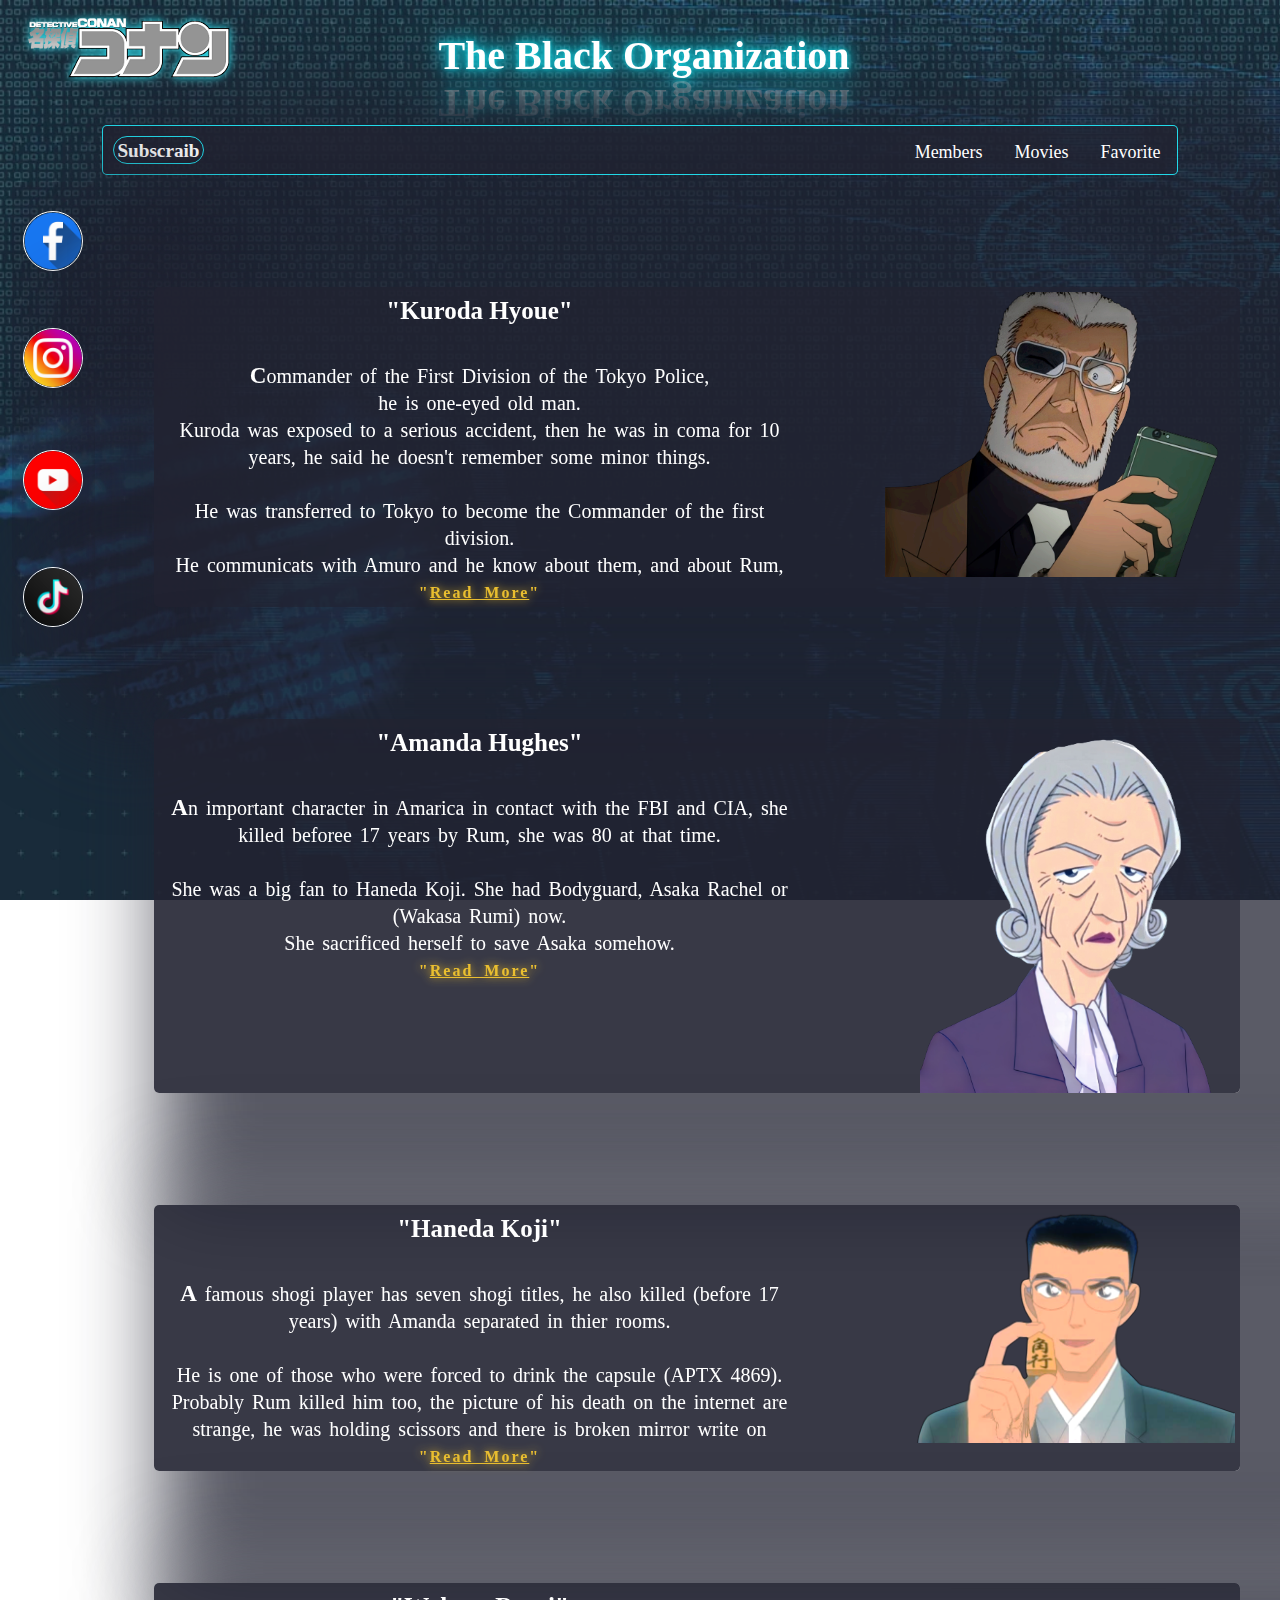
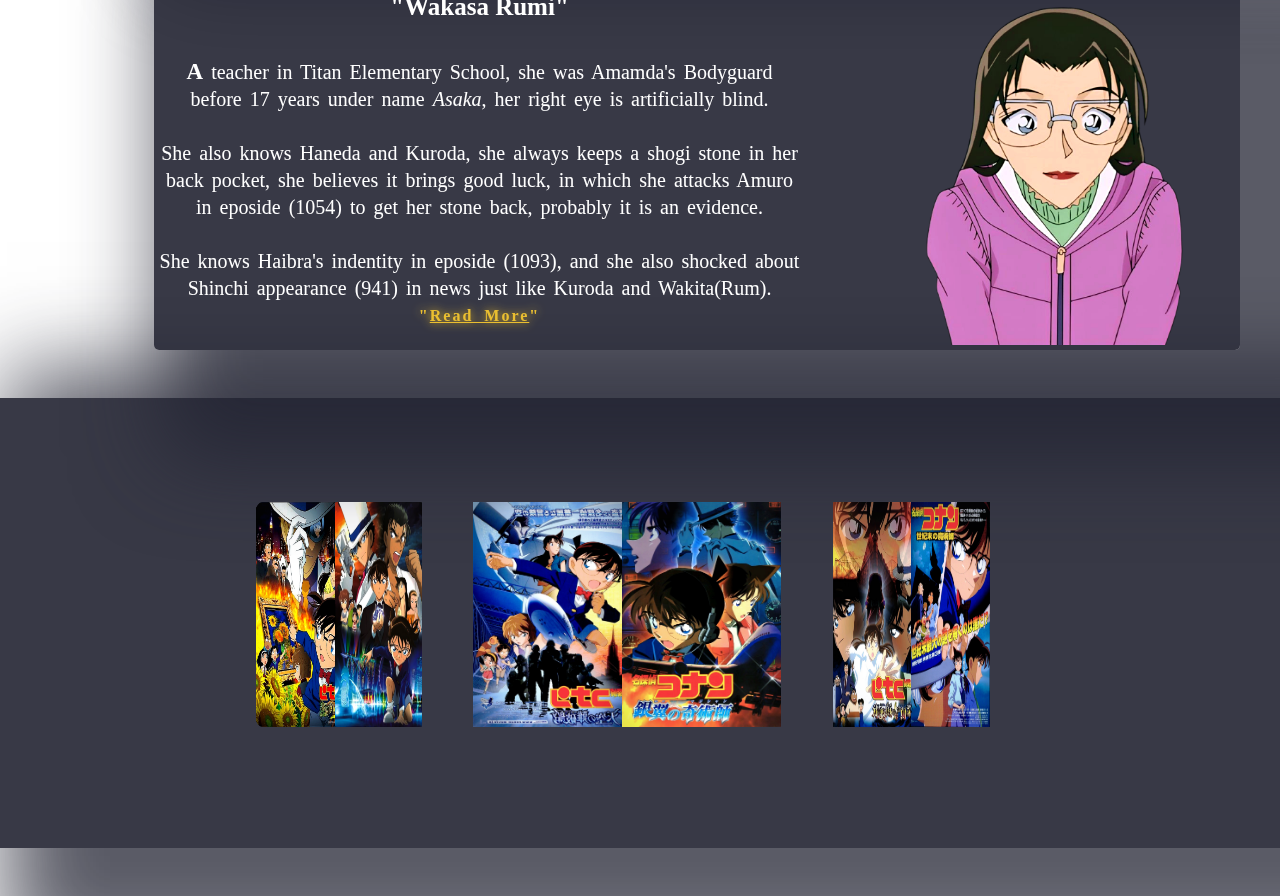
<file: favor.htm>
<!DOCTYPE html>
<html lang="en">
<head>
    <meta charset="UTF-8">
    <meta name="viewport" content="width=device-width, initial-scale=1">
    <title>The Black Organization</title>
    <meta name="keywords" content="kir, korn, Chianti, rye, rey, vodka, ">
    <meta name="description" content="information aboutthe Black Organization includes: the members, the movies and main characters">
    <link rel="stylesheet" href="favor.css">
    <link rel="icon" href="animal_crow_icon_159048.png">

</head>
<body>
    
<header>    

        <img src="logo.webp" class="non" alt="">
    
        <h1>The Black Organization</h1>
    
</header>  
    
    
<nav >
    
        <div class="sub">Subscraib</div>
             
        <ul type="none">
            <li> <a href="index.htm">Members</a></li>
            <li> <a href="movies.htm">Movies</a></li>
            <li> <a href="favor.htm">Favorite</a></li>
        </ul>  
    
</nav>     


<aside class="loog">

    <img src="face.png" alt="" class="soil">
     <a href="https://www.instagram.com/ahmed_s106?igsh=MXF3aHVrY2x4dzRpbA=="> <img src="insta.png" class="soil" alt=""> </a>
    <img src="tube.png" alt="" class="soil">
    <img src="tiktok.png" alt="" class="soil">
</aside>


<section class="box">

    <img src="coroda.png" alt="" class="nobg">

   <aside class="text">
    <h2>"Kuroda Hyoue"</h2>

    <P>
        <br> <b>C</b>ommander of the First Division of the Tokyo Police, <br>
        he is one-eyed old man. <br>
        Kuroda was exposed to a serious accident, then he was in coma for 10 years, he said he doesn't remember some minor things. <br><br>
        He was transferred to Tokyo to become the Commander of the first division. <br>
        He communicats with Amuro and he know about them, and about Rum,<br>
        <h4 class="togglebutton" onclick="co()">"<u>Read More</u>"</h4>      
 
        <div class="a">
            <p>
                he also knows about Wakasa, in which in eposide (909) when he was looking at Haneda murder case, he heard that Wakasa will come to camping
                trip with the little detectives, he said "This is not her habit!". <br><br>
                He always describes Conan as the mastermind behind Kgoro Mouri, maybe he know his indentity, in eposide (941) he shocked about Shinchi appearance in news. 
            </p>

            <h4 class="less" onclick="co()">"<u>Read Less</u>"</h4>
        </div>

    </P>

    </aside>

</section>


<section class="box">

    <img src="amanda.png" alt="" width="320" height="100%">

    <aside class="text">
    <h2>"Amanda Hughes"</h2>
     
    <P>
        <br> <b>A</b>n important character in Amarica in contact with the FBI and CIA, she killed beforee 17 years by Rum, she was 80 at that time. <br><br>
        She was a big fan to Haneda Koji. She had Bodyguard, Asaka Rachel or (Wakasa Rumi) now. <br>
        She sacrificed herself to save Asaka somehow. <br>

        <h4 class="ama" onclick="ama()">"<u>Read More</u>"</h4>      
 
        <div class="b">
            <p>
                Nobody knows what happened to them that night, and the Organization do not left any evidence behind them. <br><br>
            </p>

        <h4 class="less" onclick="ama()">"<u>Read Less</u>"</h4>
        </div>
            
    </P>
     
    </aside>


</section>


<section class="box">

    <img src="haneda.png" alt="" class="nobg">

    <aside class="text">
    <h2>"Haneda Koji"</h2>
     
    <P>
        <br> <b>A</b> famous shogi player has seven shogi titles, he also killed (before 17 years) with Amanda separated in thier rooms. <br> <br>
        He is one of those who were forced to drink the capsule (APTX 4869). <br>
        Probably Rum killed him too, the picture of his death on the internet are strange, he was holding scissors and there is broken mirror
        write on

        <h4 class="han" onclick="han()">"<u>Read More</u>"</h4>
 
        <div class="c">
            <p>
                it "Put on amascar" the remaining letter "P t o n", it is a cipher.

                <img src="victam.jpg" alt="" class="ms">
            </p>

            <h4 class="less" onclick="han()">"<u>Read Less</u>"</h4>
        </div>
            
    </P>
     
    </aside>

</section>


<section class="box">

    <img src="asaka.png" alt="" class="nobg" >

    <aside class="text">
     <h2>"Wakasa Rumi"</h2>
 
     <P>
        <br> <b>A</b> teacher in Titan Elementary School, she was Amamda's Bodyguard before 17 years under name <i>Asaka</i>, her right eye is artificially blind. <br><br>
        She also knows Haneda and Kuroda, she always keeps a shogi stone in her back pocket, she believes it brings good luck, in which she attacks 
        Amuro in eposide (1054) to get her stone back, probably it is an evidence. <br> <br>
        She knows Haibra's indentity in eposide (1093), and she also shocked about Shinchi appearance (941) in news just like Kuroda and Wakita(Rum).
        
        <h4 class="wak" onclick="wak()">"<u>Read More</u>"</h4>
 
        <div class="d">
            <p>
                <br> She is very strong and smart, in which she gave hints to Conan to solve cases,<br> 
                she is the primary suspect in the munders of Amanda and Haneda.
                
                <img src="gf.jpg" alt="" class="ms">
            </p>

            <h4 class="less" onclick="wak()">"<u>Read Less</u>"</h4>
        </div>

     </P>
 
    </aside>

</section>


<div class="deep">
    <footer class="circular">
        <div style="--i: 1"><img src="3.jpg" alt=""></div>
        <div style="--i: 2"><img src="10.jpg" alt=""></div>
        <div style="--i: 3"><img src="14.jpg" alt=""></div>
        <div style="--i: 4"><img src="19.jpg" alt=""></div>
        <div style="--i: 5"><img src="23.jpg" alt=""></div>
        <div style="--i: 6"><img src="9.jpg" alt=""></div>
    </footer>
</div> 


<script src="script.js"></script>


</body>
</html>
</file>
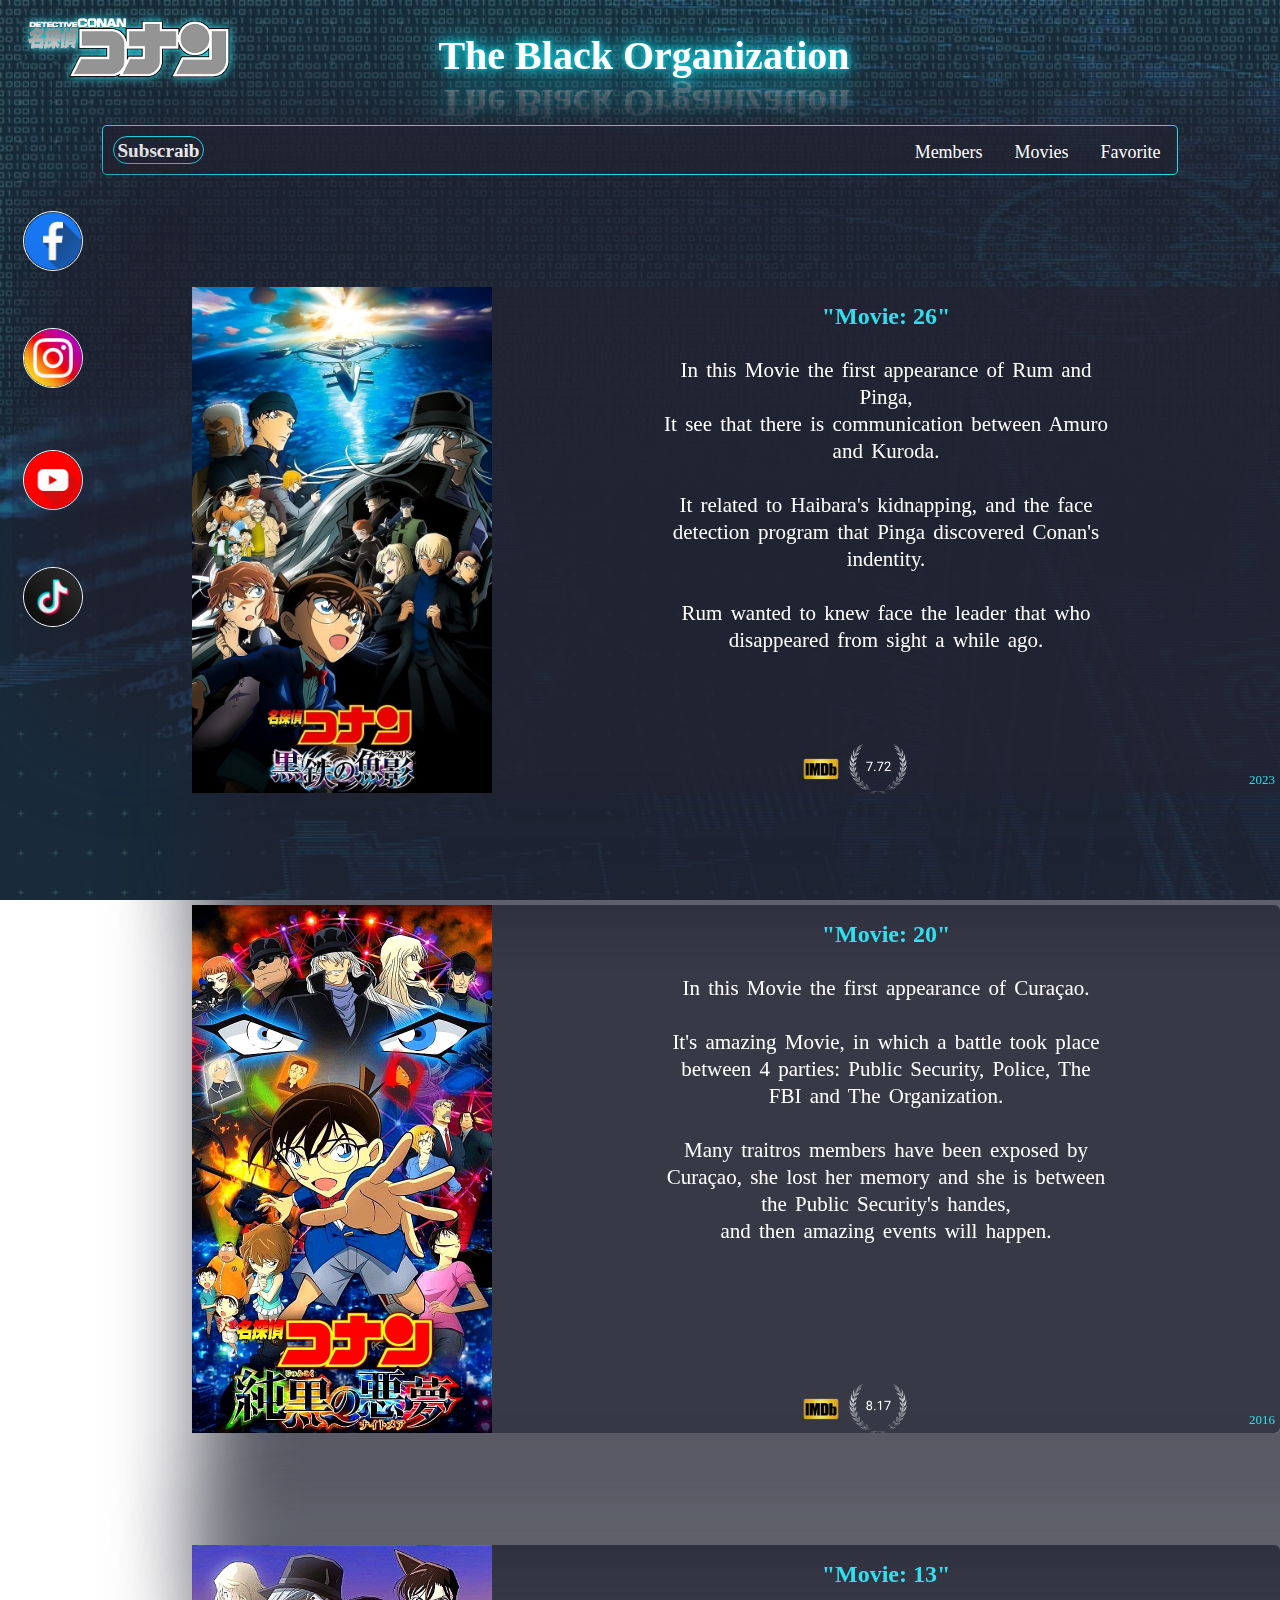
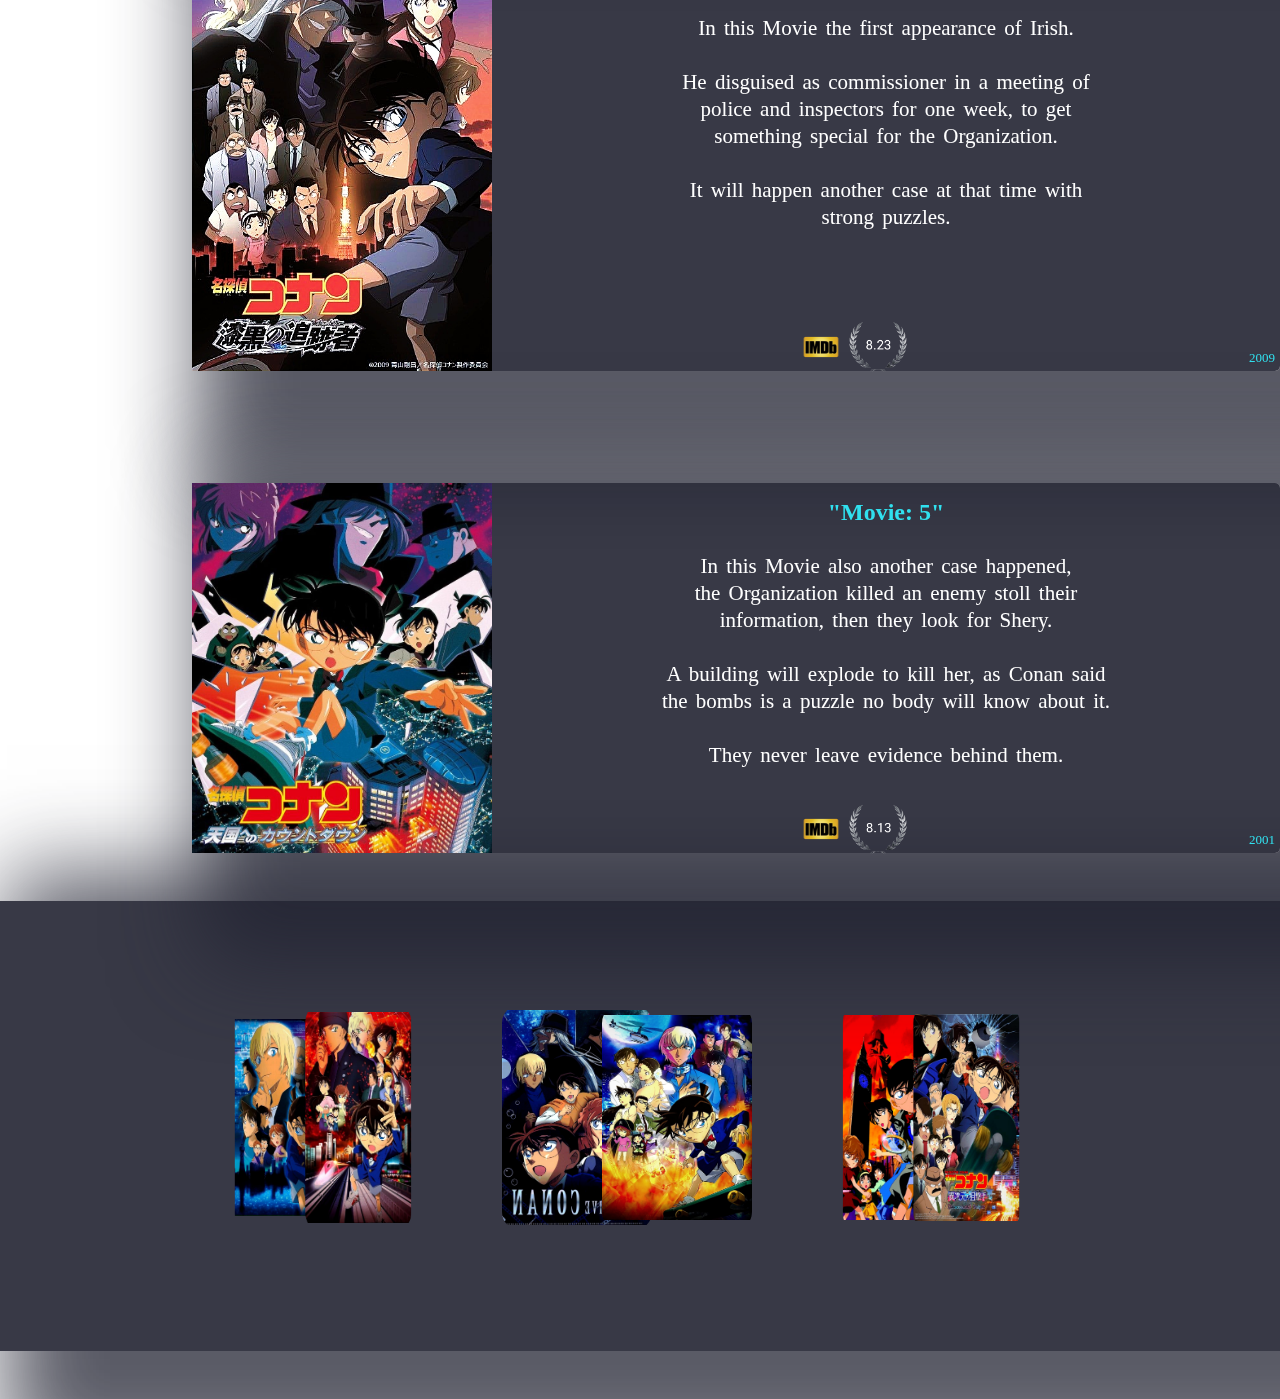
<file: movies.htm>
<!DOCTYPE html>
<html lang="en">
<head>
    <meta charset="UTF-8">
    <meta name="viewport" content="width=device-width, initial-scale=1">
    <title>The Black Organization</title>
    <meta name="keywords" content="conan, gin, rum, carasuma, wakasa, asaca, haneda, bourbon, the black organization, APTX(4869), akai">
    <meta name="description" content="information aboutthe Black Organization includes: the members, the movies and main characters">
    <link rel="stylesheet" href="movies.css">
    <link rel="icon" href="animal_crow_icon_159048.png">
    
    </script> 

</head>
<body>
    
<header>    

        <img src="logo.webp" class="non" alt="" loading="lazy">
    
        <h1>The Black Organization</h1>
    
</header>  
    
<nav >
    
        <div class="sub">Subscraib</div>
             
        <ul type="none">
            <li> <a href="index.htm">Members</a></li>
            <li> <a href="movies.htm">Movies</a></li>
            <li> <a href="favor.htm">Favorite</a></li>
        </ul>  
    
</nav> 


<aside class="loog">

    <img src="face.png" alt="" class="soil" loading="lazy">
     <a href="https://www.instagram.com/ahmed_s106?igsh=MXF3aHVrY2x4dzRpbA=="> <img src="insta.png" alt="" loading="lazy" class="soil"> </a>
    <img src="tube.png" alt="" loading="lazy" class="soil">
    <img src="tiktok.png" alt="" loading="lazy" class="soil">
</aside>


<section class="box">

    <img src="26.jpg" alt="" loading="lazy">

    <aside class="text">

        <h2>"Movie: 26"</h2>

        <p>
            <br>In this Movie the first appearance of Rum and Pinga, <br> It see that there is communication between Amuro and Kuroda. <br><br>
            It related to Haibara's kidnapping, and the face detection program that Pinga discovered Conan's indentity. <br><br>
            Rum wanted to knew face the leader that who disappeared from sight a while ago. 
             
        </p>

        <aside class="buttom">
           <div class="www">
              <img src="imdb.png" alt="" loading="lazy" class="imdb">
              <img src="m.26.png" alt="" loading="lazy" class="wing">
            </div>
            
            <p class="star">
               2023
            </p>
        </aside>

    </aside>


</section>


<section class="box">

    <img src="20.jpg" alt="" loading="lazy">

    <aside class="text">

        <h2>"Movie: 20"</h2>

        <p>
            <br> In this Movie the first appearance of Curaçao. <br><br>
            It's amazing Movie, in which a battle took place between 4 parties: Public Security, Police, The FBI and The Organization. <br><br>
            Many traitros members have been exposed by Curaçao, she lost her memory and she is between <br> the Public Security's handes, <br> 
            and then amazing events will happen. 
        </p>

        <aside class="buttom">
            <div class="www">
                <img src="imdb.png" alt="" loading="lazy" class="imdb">
                <img src="m.20.png" alt="" loading="lazy" class="wing">
            </div>

            <p class="star">
               2016
            </p>
        </aside>

    </aside>

</section>


<section class="box">

    <img src="13.jpg" alt="" loading="lazy">

    <aside class="text">

        <h2>"Movie: 13"</h2>

        <p> 
            <br> In this Movie the first appearance of Irish. <br><br>
            He disguised as commissioner in a meeting of police and inspectors for one week, to get something special for the Organization. <br><br>
            It will happen another case at that time with strong puzzles. 
        </p>

        <aside class="buttom">

            <div class="www" alt="" loading="lazy">

                <img src="imdb.png" alt="" loading="lazy" class="imdb">
                <img src="m.13.png" alt="" loading="lazy" class="wing">
            </div>

            <p class="star">
               2009
            </p>
        </aside>

    </aside>

</section>


<section class="box">

    <img src="5.jpg" loading="lazy" alt="">

    <aside class="text">

        <h2>"Movie: 5"</h2>

        <p>
            <br> In this Movie also another case happened, <br>
            the Organization killed an enemy stoll their information, then they look for Shery. <br><br>
            A building will explode to kill her, as Conan said the bombs is a puzzle no body will know about it. <br><br>
            They never leave evidence behind them.
        </p>

        <aside class="buttom">

            <div class="www" alt="" loading="lazy">

                <img src="imdb.png" alt="" loading="lazy" class="imdb">
                <img src="m.5.png" alt="" loading="lazy" class="wing">
            </div>
            
            <p class="star">
               2001
            </p>
        </aside>

    </aside>

</section>


<div class="deep">
    <footer class="circular">
        <div style="--i: 1"><img src="18.jpg" alt="" loading="lazy"></div>
        <div style="--i: 2"><img src="19.jpg" alt="" loading="lazy"></div>
        <div style="--i: 3"><img src="bika.jpg" alt="" loading="lazy"></div>
        <div style="--i: 4"><img src="2020.jpg" alt="" loading="lazy"></div>
        <div style="--i: 5"><img src="22.jpg" alt="" loading="lazy"></div>
        <div style="--i: 6"><img src="23.jpg" alt="" loading="lazy"></div>
        <div style="--i: 7"><img src="24.jpg" alt="" loading="lazy"></div>
        <div style="--i: 8"><img src="25.jpg" alt="" loading="lazy"></div>
    </footer>
    </div>


</body>
</html>
</file>
<file: favor.css>
:root{
    --shadow: 77px 41px 85px 70px #212231bd;
    --bg: #212231e5;
    --bord:solid  #23edfcea;
    --span:#31f1ffea;
}

*{
    padding: 0;
    margin: 0;
   box-sizing: border-box;
}

body{
    background-image: url( rr.webp) ;
    background-size:cover;
    background-attachment:fixed;
    color:white ;
    cursor:default;
    -webkit-user-select: none;
    -moz-user-select: none;
    -ms-user-select: none;
    user-select: none; 
}

h1{ 
    font-size: 40px;
    margin: 2rem;
    margin-left: 2.5rem;
    text-align: center;
    -webkit-box-reflect:below 
    1px linear-gradient(transparent, #0005);
    text-shadow: 0 0 5px #15d6e4ea, 0 0 15px #15d6e4ea,
    0 0 25px #15d6e4ea, 0 0 100px #15d6e4ea;
    
}

h2{
    font-size: 25px;
    text-align: center;
    margin: 10px;
}

h4{
    color: #eec231fa;
    filter: drop-shadow(0 0 5px  #e2b729fa);
    text-align: center;
    cursor: pointer;
    letter-spacing: 2px;
    word-spacing: 5px;
}


p{
    font-size: 20px;
    word-spacing: 3px;
    line-height:27px;
    margin: 5px;
    text-align: center;
}

b{
    font-size:23px ;
}

nav{
    background-color:var(--bg) ;
    border: var(--bord) 1.5px;
    height: 50px;
    margin: 2.9rem 8% 0px;
    box-shadow:  var(--shadow);
    display: flex;
    justify-content: space-between;
    border-radius: 5px;
}

ul{
    display: flex;
    flex-direction: row;
    justify-content: end;
}

li{
    margin: 1rem;
    cursor: pointer;
    font-size: large;
}

a{
    transition: 0.8s;
    text-decoration-line: none ;
    color: white;
}
a:hover{
    color: var(--span);
    -webkit-text-reflect:below 
    1px linear-gradient(transparent, #0005);
    text-shadow: 0 0 5px #31f1ffea, 0 0 15px #31f1ffea,
    0 0 25px #31f1ffea, 0 0 100px #31f1ffea;
}


.non{
    width: 250px;
    position: absolute;
    z-index: 1;
    left: 3px;
    top: 1rem;
    filter:drop-shadow(0 0 5px #31f1ffea);
}

.sub{
    margin: 10px;
    border-radius: 25px;
    font-weight: bold;
    border: var(--bord) 0.9px;
    transition: 0.6s;
    padding: 3px;
    font-size: larger;
    cursor: pointer;
}

.sub:hover{
    box-shadow: 0 0 5px var(--span),
     0 0 25px var(--span), 0 0 50px var(--span), 
      0 0 100px var(--span);
      background-color: #3fd3dd;
}

.loog{
    display: flex;
    flex-direction: column;
    position: fixed;
    left: 1px;
    justify-content: space-around;
    margin: 0.4rem 0.7rem 0.9rem;
    background-color:#21223138 ;
    border-radius: var(--bord-radius);
}

.soil{
    margin: 1.8rem 0.7rem;
    width: 60px;
    box-shadow:var(--shadow) ;
    border: 1px solid white;
    border-radius: 100%;
    transition: 1s;
    
}
.soil:hover{
    border: 2px solid white;
    box-shadow: 0 0 5px #31f1ffea, 0 0 15px #31f1ffea,
    0 0 25px #31f1ffea, 0 0 100px #31f1ffea;
    transform: scale(1.05);
}

/* //////////////////// */

.box{
    margin: 7rem 2.5rem 2rem 12%;
    background-color: var(--bg);
    border-radius: 5px;
    position: relative;
    z-index: 4;
    box-shadow: var(--shadow);
    display: flex;
    flex-direction: row-reverse;
    justify-content: space-between;
}

.text{
    width: 60%;
}

.nobg{
    margin: 5px;
    width: 350px;
    height: 100%;
}

.ms{
    width: 330px;
    margin: 5px 19%;
}

.a, .b, .c, .d, .e{
    display: none;
    margin-top: -3px;
}


.circular{
    display: flex;
    justify-content: space-between;
    align-items:center;
    min-height: 50vh;
    position: relative;
    width: 50px;
    left: 47%;
   transform-style: preserve-3d;
    animation: animate 28s linear infinite;
    margin-top: 3rem;
}

@keyframes animate {
    0%
    {
        transform: perspective(1000px) rotateY(0deg);
    }
    100%
    {
        transform: perspective(1000px) rotateY(360deg);
    }
}

.circular div{
    position: absolute;
    top: 6.5rem;
    left: 0;
    width: 100%;
    height: 50%;
    transform-origin: center;
    transform-style: preserve-3d;
    transform: rotateY(calc(var(--i) * 60deg)) translateZ(330px);
    -webkit-box-reflect: below 0px 
    linear-gradient(transparent);
}

.circular div img { 
    position: absolute;
    top: 0;
    left: 0;
    width: 200px;
    border-radius: 18px;
    height: 100%;
    object-fit: contain;
}

.deep{
    margin-bottom: 3rem;
    background-color: var(--bg);
    box-shadow: var(--shadow);
}


/* ///////////////////////// */


@media screen and (min-width:343px) and (max-width:749px){

    body{
        background-size: auto;
    }

    h1{
        font-size: 30px;
        margin: 2rem 0rem;
        margin-left: auto;
    }

    nav{
        width: 99%;
        margin: 2.9rem 1px 0px;
    }

    li{
        font-size: medium;
        margin: 1rem 0.5rem;
    }

    .non{
        width: 0px;
    }

    .loog{
        position: static;
        flex-direction: row;
    }

    .box{
        width: 95%;
        margin: 4rem 1rem 2rem;
        flex-direction: column;
        align-items: center;
    }

    .text{
        width: 99%;

    }

    .circular div{
        transform: rotateY(calc(var(--i) * 60deg)) translateZ(200px);
    }

    .circular div img {
        width: 90px;
    }

}


@media screen and (min-width:750px) and (max-width:950px) {

    body{
        background-size: auto;
    }

    h1{
        margin-left: 5rem;
    }

    .non{
        width: 220px;
    }

    .loog{
        flex-direction: row;
        position: static;
    }

    .soil{
        width: 50px;
    }

    .box{
        margin: 3.5rem 10px 7rem;
    }

    .circular div{
        transform: rotateY(calc(var(--i) * 60deg)) translateZ(300px);
        }
    
    .deep{
        margin-bottom: 3rem;
    }

}


@media screen and (min-width:343px) and (max-width:500px){

    :root{
        --shadow: 0px 20px 65px 30px #212231bd;
    }

    .loog{
        margin: auto;
        flex-direction: row;
        position: static;
        width: 100%;
        
    }

    .soil{
        margin: 2rem 0.7rem 0rem;
        width: 45px;
    }

    .sub{
        font-size: large;
    }

    .box{
        width: 90%;
    }

    .circular div{
        transform: rotateY(calc(var(--i) * 60deg)) translateZ(130px);
    }

    .circular div img{
        width: 70px;
    }

    .ms{
        width: 300px;
        margin: auto;
        margin-top: 10px;
    }

}
</file>
<file: movies.css>
:root{
    --shadow: 77px 41px 85px 70px #212231bd;
    --bg: #212231e5;
    --bord:solid  #23edfcea;
    --span:#31f1ffea;
    --bord-radius: 5px;
}


*{
    padding: 0;
    margin: 0;
   box-sizing: border-box;
}

body{
    background-image: url( rr.webp) ;
    background-size:cover;
    background-attachment:fixed;
    color:white ;
    cursor:default;
    -webkit-user-select: none;
    -moz-user-select: none;
    -ms-user-select: none;
    user-select: none; 
}


h1{ 
    font-size: 40px;
    margin: 2rem;
    margin-left: 2.5rem;
    text-align: center;
    -webkit-box-reflect:below 
    1px linear-gradient(transparent, #0005);
    text-shadow: 0 0 5px #15d6e4ea, 0 0 15px #15d6e4ea,
    0 0 25px #15d6e4ea, 0 0 100px #15d6e4ea;
}

h2{
    color: var(--span);
}

nav{
    background-color:var(--bg) ;
    border: var(--bord) 1.5px;
    height: 50px;
    margin: 2.9rem 8% 0px;
    box-shadow:  var(--shadow);
    display: flex;
    justify-content: space-between;
    border-radius: var(--bord-radius);
}

ul{
    display: flex;
    flex-direction: row;
    justify-content: end;
}

li{
    margin: 1rem;
    cursor: pointer;
    font-size: large;
}

a{
    transition: 0.8s;
    text-decoration-line: none ;
    color: white;
}
a:hover{
    color: var(--span);
    -webkit-text-reflect:below 
    1px linear-gradient(transparent, #0005);
    text-shadow: 0 0 5px #31f1ffea, 0 0 15px #31f1ffea,
    0 0 25px #31f1ffea, 0 0 100px #31f1ffea;
}

p {
    font-size: 21px;
    word-spacing: 3px;
    line-height:27px;
    width: 57%;
    text-align: center;
}


.non{
    width: 250px;
    position: absolute;
    z-index: 1;
    left: 3px;
    top: 1rem;
    filter:drop-shadow(0 0 5px #31f1ffea);
}

.sub{
    margin: 10px;
    border-radius: 25px;
    font-weight: bold;
    border: var(--bord) 0.9px;
    transition: 0.6s;
    padding: 3px;
    font-size: larger;
    cursor: pointer;
}

.sub:hover{
    box-shadow: 0 0 5px var(--span),
     0 0 25px var(--span), 0 0 50px var(--span), 
      0 0 100px var(--span);
      background-color: #3fd3dd;
}

.loog{
    display: flex;
    flex-direction: column;
    position: fixed;
    left: 1px;
    justify-content: space-around;
    margin: 0.4rem 0.7rem 0.9rem;
    background-color:#21223138 ;
    border-radius: var(--bord-radius);
}

.soil{
    margin: 1.8rem 0.7rem;
    width: 60px;
    box-shadow:var(--shadow) ;
    border: 1px solid white;
    border-radius: 100%;
    transition: 1s;
    
}
.soil:hover{
    border: 2px solid white;
    box-shadow: 0 0 5px #31f1ffea, 0 0 15px #31f1ffea,
    0 0 25px #31f1ffea, 0 0 100px #31f1ffea;
    transform: scale(1.05);

}


/* ////////////////////// */


img{
    width: 300px;
    --bord-radius: 5px;
}


.box{
    display: flex;
    margin: 7rem auto 1.5rem 15%;
    background-color: var(--bg);
    box-shadow: var(--shadow);
    position: relative;
    z-index: 4;
    border-radius: var(--bord-radius);
}

.text{
    margin: 1rem auto 0px;
    display: flex;
    flex-direction: column;
    flex-wrap: wrap;
    align-items: center;
    width: 100%;
}

.buttom{
    display: flex;
    margin: auto auto 0px;
    width: 100%;
}

.www{
    width: 170px;
    position: relative;
    margin: auto;
    display: flex;
}

.imdb{
    width: 40px;
    position: relative;
    /* margin: auto 41%; */
    bottom: 4px;
}

.wing{
    width: 70px;
    position: absolute;
    right: 34%;
    bottom: -11px;
}

.star{
    font-size: small;
    right: 5px;
    bottom: 0px;
    position: absolute;
    width: auto;
    color: var(--span);
}


.circular{
    display: flex;
    justify-content: space-between;
    align-items:center;
    min-height: 50vh;
    position: relative;
    width: 50px;
    left: 47%;
   transform-style: preserve-3d;
    animation: animate 28s linear infinite;
    margin-top: 3rem;
}

@keyframes animate {
    0%
    {
        transform: perspective(1000px) rotateY(0deg);
    }
    100%
    {
        transform: perspective(1000px) rotateY(360deg);
    }
}

.circular div{
    position: absolute;
    top: 6.5rem;
    left: 0;
    width: 100%;
    height: 50%;
    transform-origin: center;
    transform-style: preserve-3d;
    transform: rotateY(calc(var(--i) * 45deg)) translateZ(430px);
    -webkit-box-reflect: below 0px 
    linear-gradient(transparent);
}

.circular div img { 
    position: absolute;
    top: 0;
    left: 0;
    width: 150px;
    border-radius: 18px;
    height: 100%;
    object-fit: contain;
}

.deep{
    margin-bottom: 3rem;
    background-color: var(--bg);
    box-shadow: var(--shadow);
}


/* ///////////////////////// */


@media screen and (min-width:343px) and (max-width:650px) {

    :root{
        --shadow: 0px 20px 65px 30px #212231bd;
    }
    
    body{
        background-size: auto;
    }


    .non{
        width: 0px;
    }

    h1{
        font-size: 30px;
        margin: 2rem 0rem;
        margin-left: auto;
    }

    p{
        width: 100%;
    }

    nav{
        width: 99%;
        margin: 2.9rem 1px 0px;
    }


    li{
        font-size: medium;
        margin: 1rem 0.5rem;
    }


    .sub{
        font-size: large;
    }
    
    .loog{
        margin: auto;
        flex-direction: row;
        position: static;
        width: 100%;
        
    }

    .soil{
        margin: 2rem 0.7rem 0rem;
        width: 45px;
    }

    .box{
        width: 304px;
        margin: 4rem 6% 2.5rem  ;
        flex-direction: column;
    }

    .imdb{
        margin: 4rem 44% 0px; 
    }

    .wing{
        bottom: 28px;
        right: 24%;
    }


    .deep{
        margin-bottom: 4rem;
    }

    .circular div{
        transform: rotateY(calc(var(--i) * 45deg)) translateZ(135px);
    }

   .circular div img{
    width: 100px;
    height: 70%;
   }

   .geniral{
    margin-left: 6%;
   }

}


@media screen and (min-width:651px) and (max-width:834px){

    body{
        background-size: auto;
    }


    .non{
        width: 220px;
    }

    h1{
        font-size: 40px;
        margin: 2rem 2rem 2rem 5rem;
    }

    p{
        width: 99%;
    }

    .loog{
        margin: auto;
        flex-direction: row;
        position: static;
        width: 100%;   
    }

    .soil{
        margin: 2rem 0.7rem 0rem;
        width: 45px;
    }

    .box{
        margin: 6rem 5px 1rem;
    }

    .wing{
        bottom: 20px;
        right: 28%;
    }

    .imdb{
        margin: auto;
        bottom: -5px;
    }


    .deep{
        margin-bottom: 4rem;
    }

    .circular div{
        transform: rotateY(calc(var(--i) * 45deg)) translateZ(260px);
        margin-top: 5rem;
    }

   .circular div img{
    width: 160px;
    height: 75%;
   }

   .geniral{
    margin-left: 6%;
   }

}


@media screen and (min-width:835px) and (max-width:1160px){

    .non{
        width: 220px;
    }

    p{
        width: 86%;
    }

    .circular div{
    transform: rotateY(calc(var(--i) * 45deg)) translateZ(300px);
    margin-top: 4rem;
    }

.deep{
    margin-bottom: 4rem;
}

}


@media screen and (min-width:343px) and (max-width:760px){

    .non{
        width: 0px;
    }

}
</file>
